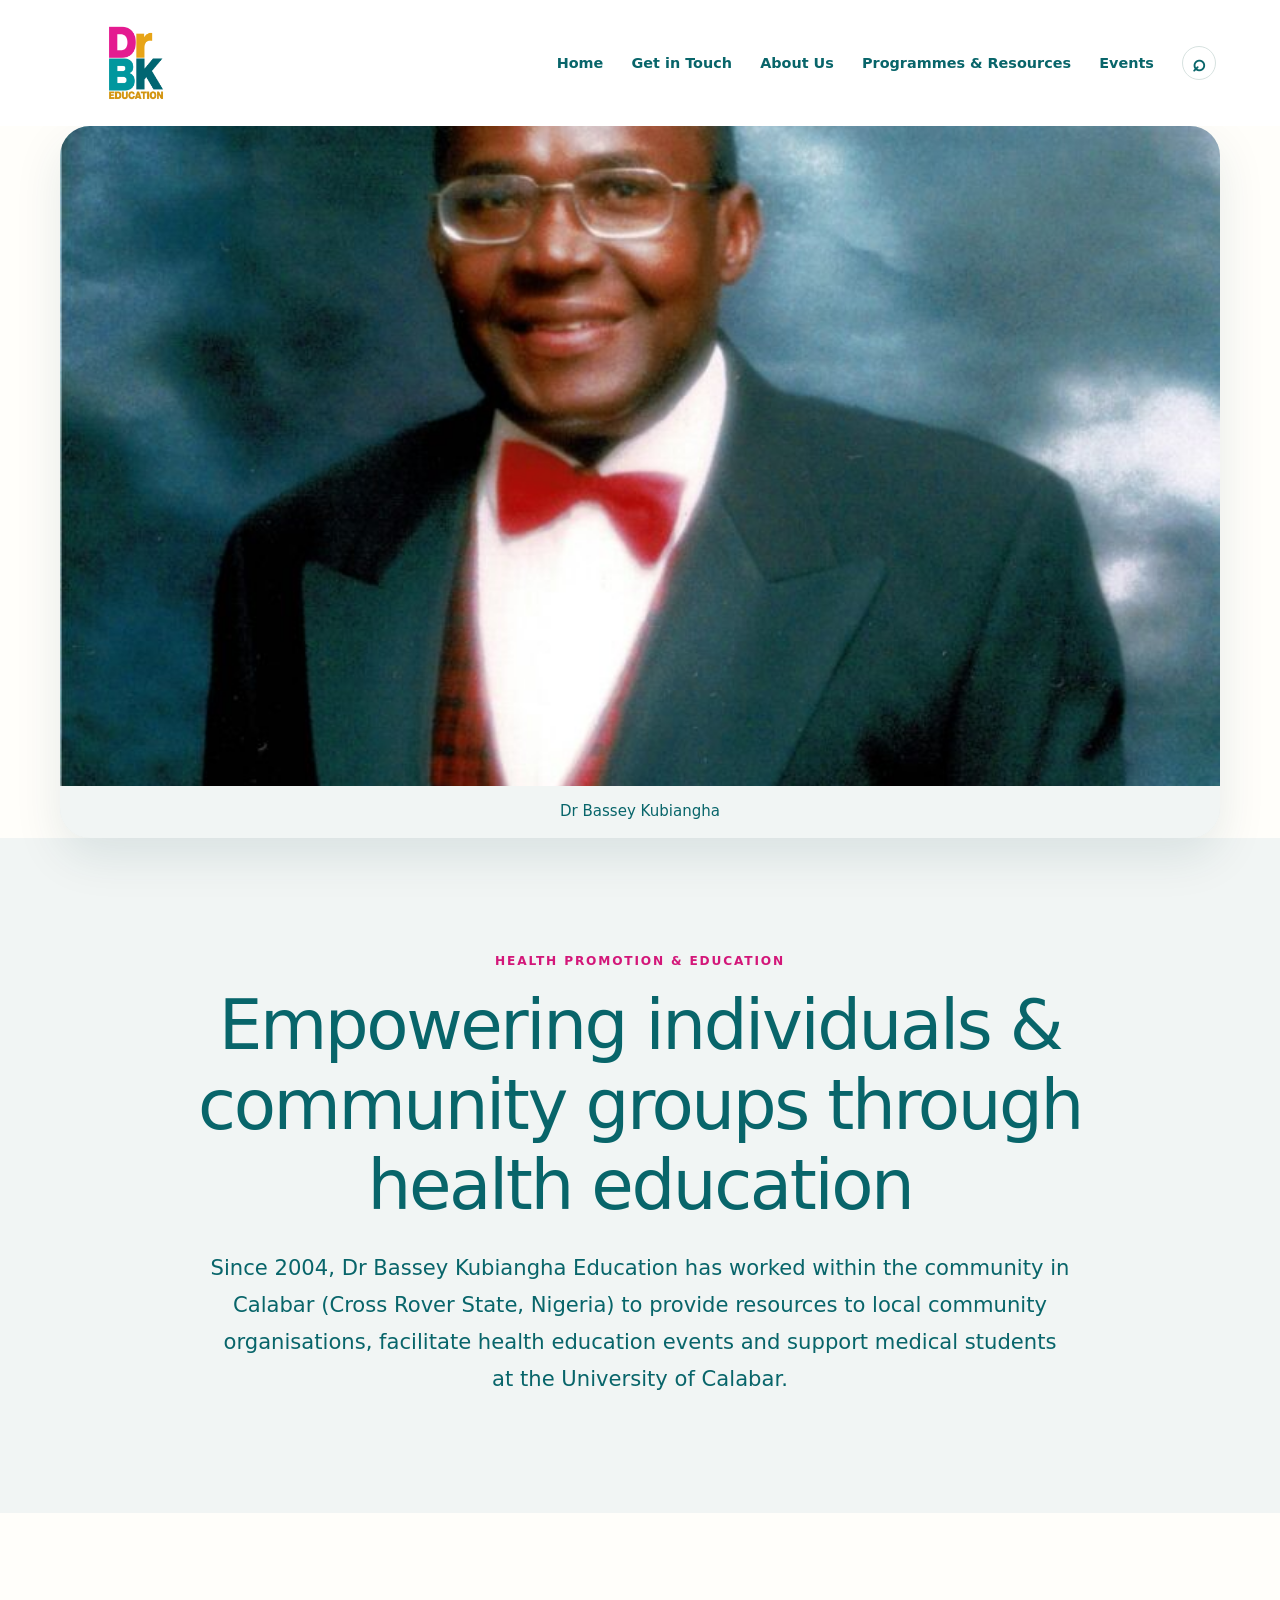
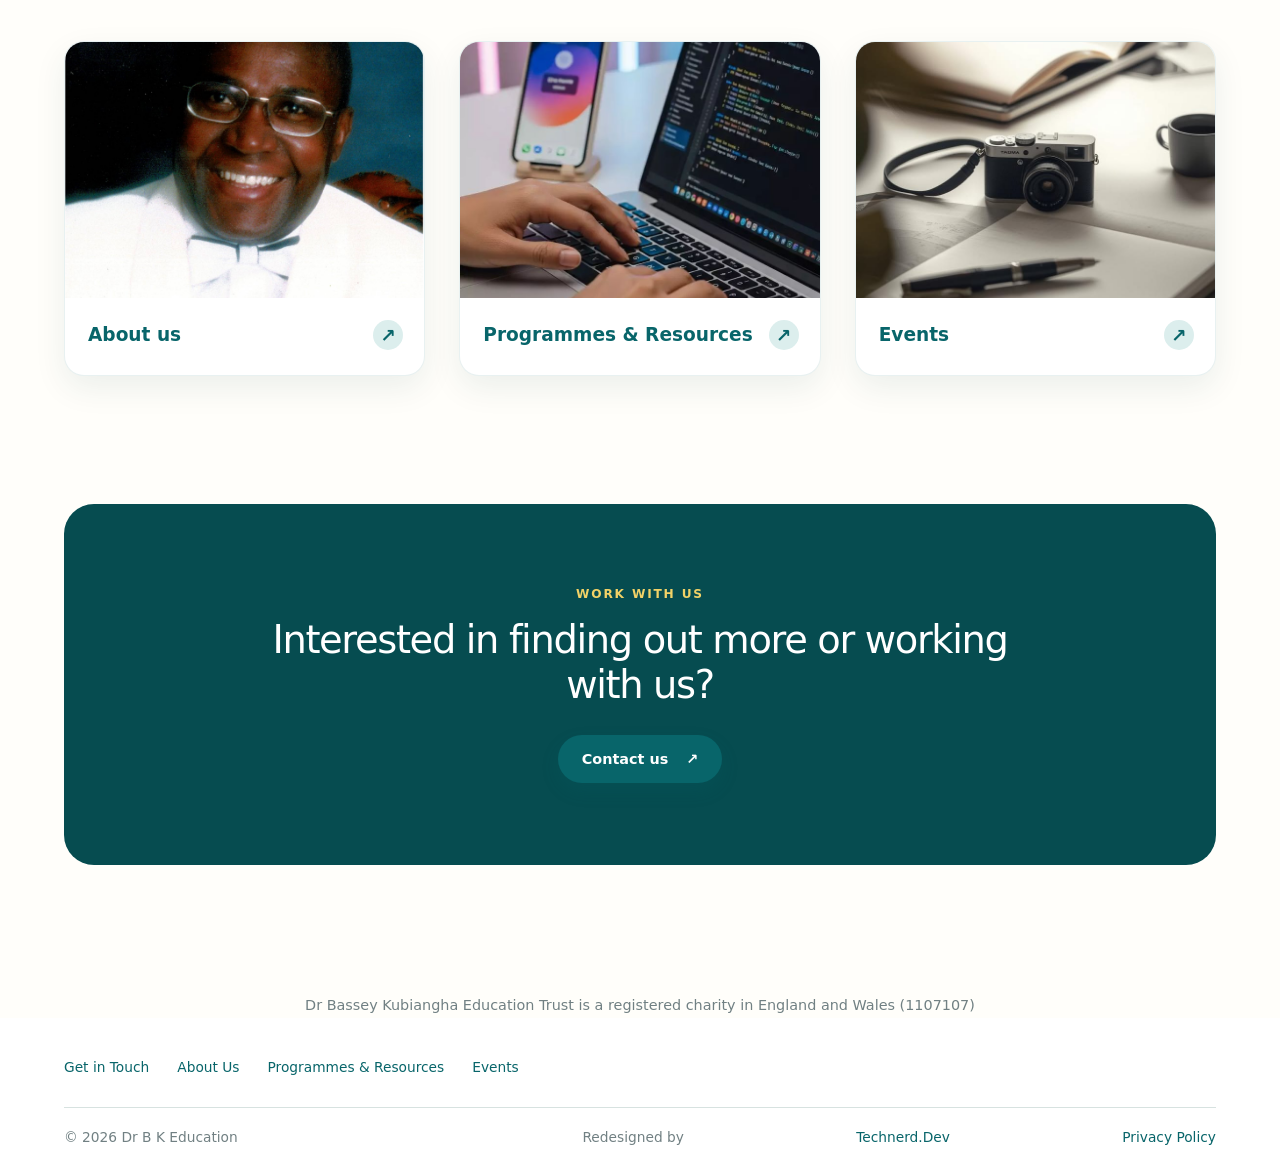
<file: index.html>
<!doctype html>
<html lang="en">
<head>
  <meta charset="utf-8">
  <meta name="viewport" content="width=device-width, initial-scale=1">
  <meta name="description" content="Dr Bassey Kubiangha Education Trust empowers individuals and community groups through health education in Calabar.">
  <meta name="theme-color" content="#0d6567">
  <title>Health promotion &amp; education | Dr B K Education</title>
  <link rel="stylesheet" href="style.css">
</head>
<body>
<a class="skip-link" href="#site-content">Skip to content</a>
<header class="site-header">
  <div class="header-inner">
    <a class="brand" href="" aria-label="Dr B K Education home"><img src="cropped-Logo-768x768.png" alt="Dr B K Education logo"></a>
    <nav class="primary-nav" aria-label="Main navigation"><a href="index.html">Home</a><a href="get-in-touch.html">Get in Touch</a> <a href="about-us.html">About Us</a> <a href="programmes-resources.html">Programmes & Resources</a> <a href="events.html">Events</a><span class="search-mark" title="Search is not available in this static version" aria-hidden="true">⌕</span></nav>
  </div>
</header>
<main id="site-content" tabindex="-1">
<section class="portrait-hero" aria-labelledby="home-title">
  <figure class="portrait-frame"><img src="BK-2-757x1024.jpg" alt="Dr Bassey Kubiangha in a dark suit and red bow tie"><figcaption>Dr Bassey Kubiangha</figcaption></figure>
</section>
<section class="intro-panel section-space">
  <p class="eyebrow">Health promotion &amp; education</p>
  <h1 id="home-title">Empowering individuals &amp; community groups through health education</h1>
  <p class="lead-copy">Since 2004, Dr Bassey Kubiangha Education has worked within the community in Calabar (Cross Rover State, Nigeria) to provide resources to local community organisations, facilitate health education events and support medical students at the University of Calabar.</p>
</section>
<section class="feature-grid section-space" aria-label="Explore Dr B K Education">
  <a class="feature-card" href="about-us.html"><img src="BK-3.jpg" alt="Portrait of Dr Bassey Kubiangha"><span>About us</span><span class="card-arrow" aria-hidden="true">↗</span></a>
  <a class="feature-card" href="programmes-resources.html"><img src="hands-on.jpg" alt="Hands working at a keyboard"><span>Programmes &amp; Resources</span><span class="card-arrow" aria-hidden="true">↗</span></a>
  <a class="feature-card" href="events.html"><img src="books.jpg" alt="Books, pencils and a camera"><span>Events</span><span class="card-arrow" aria-hidden="true">↗</span></a>
</section>
<section class="contact-banner section-space">
  <p class="eyebrow">Work with us</p><h2>Interested in finding out more or working with us?</h2>
  <a class="button button-primary" href="get-in-touch.html">Contact us <span aria-hidden="true">↗</span></a>
</section>
<p class="charity-inline">Dr Bassey Kubiangha Education Trust is a registered charity in England and Wales (1107107)</p>
</main>

<footer class="site-footer">
  
  <nav aria-label="Footer navigation"><a href="get-in-touch.html">Get in Touch</a> <a href="about-us/">About Us</a> <a href="programmes-resources/">Programmes & Resources</a> <a href="events/">Events</a></nav>
  <div class="footer-bottom"><span>© 2026 Dr B K Education</span><span class="eyebrow-line"></span>Redesigned by <a href="https://deevhyne-portfolioweb.netlify.app/">Technerd.Dev</a></span><a href="privacy/">Privacy Policy</a></div>
</footer>
</body>
</html>
</file>
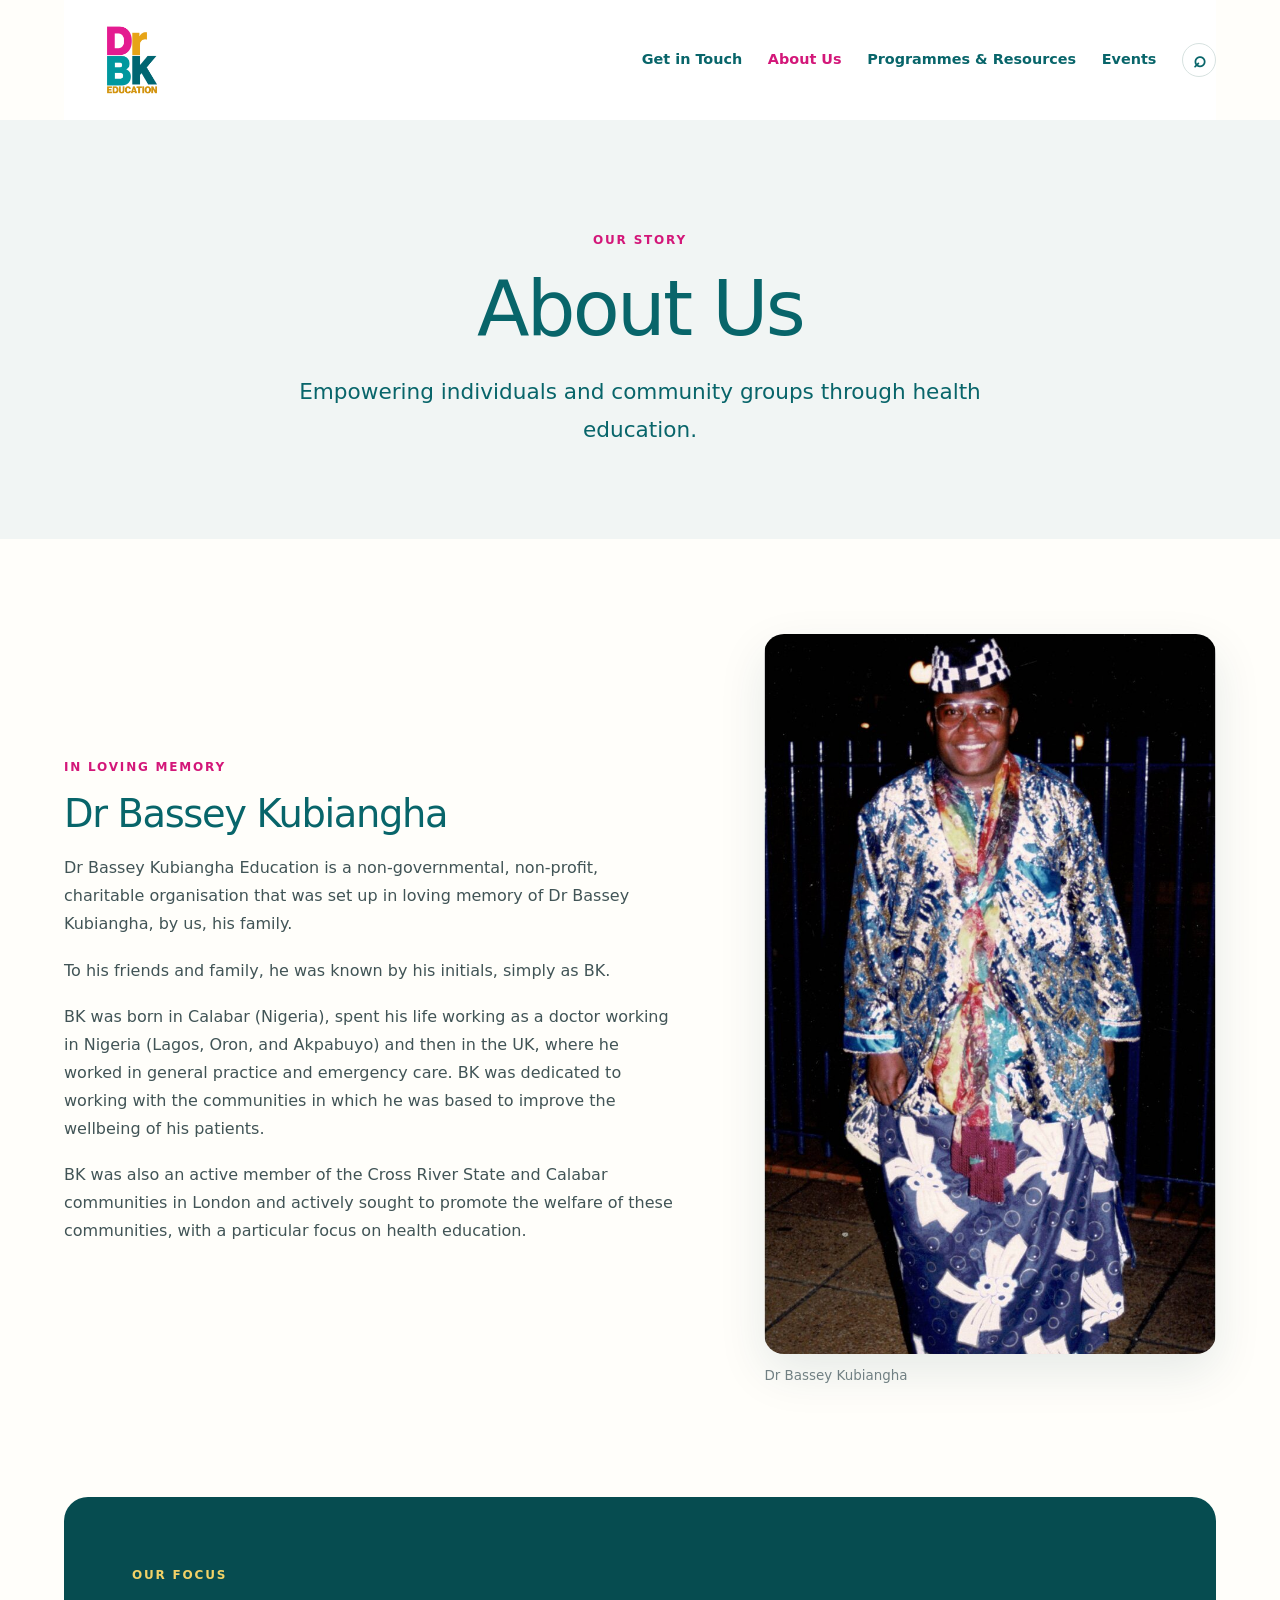
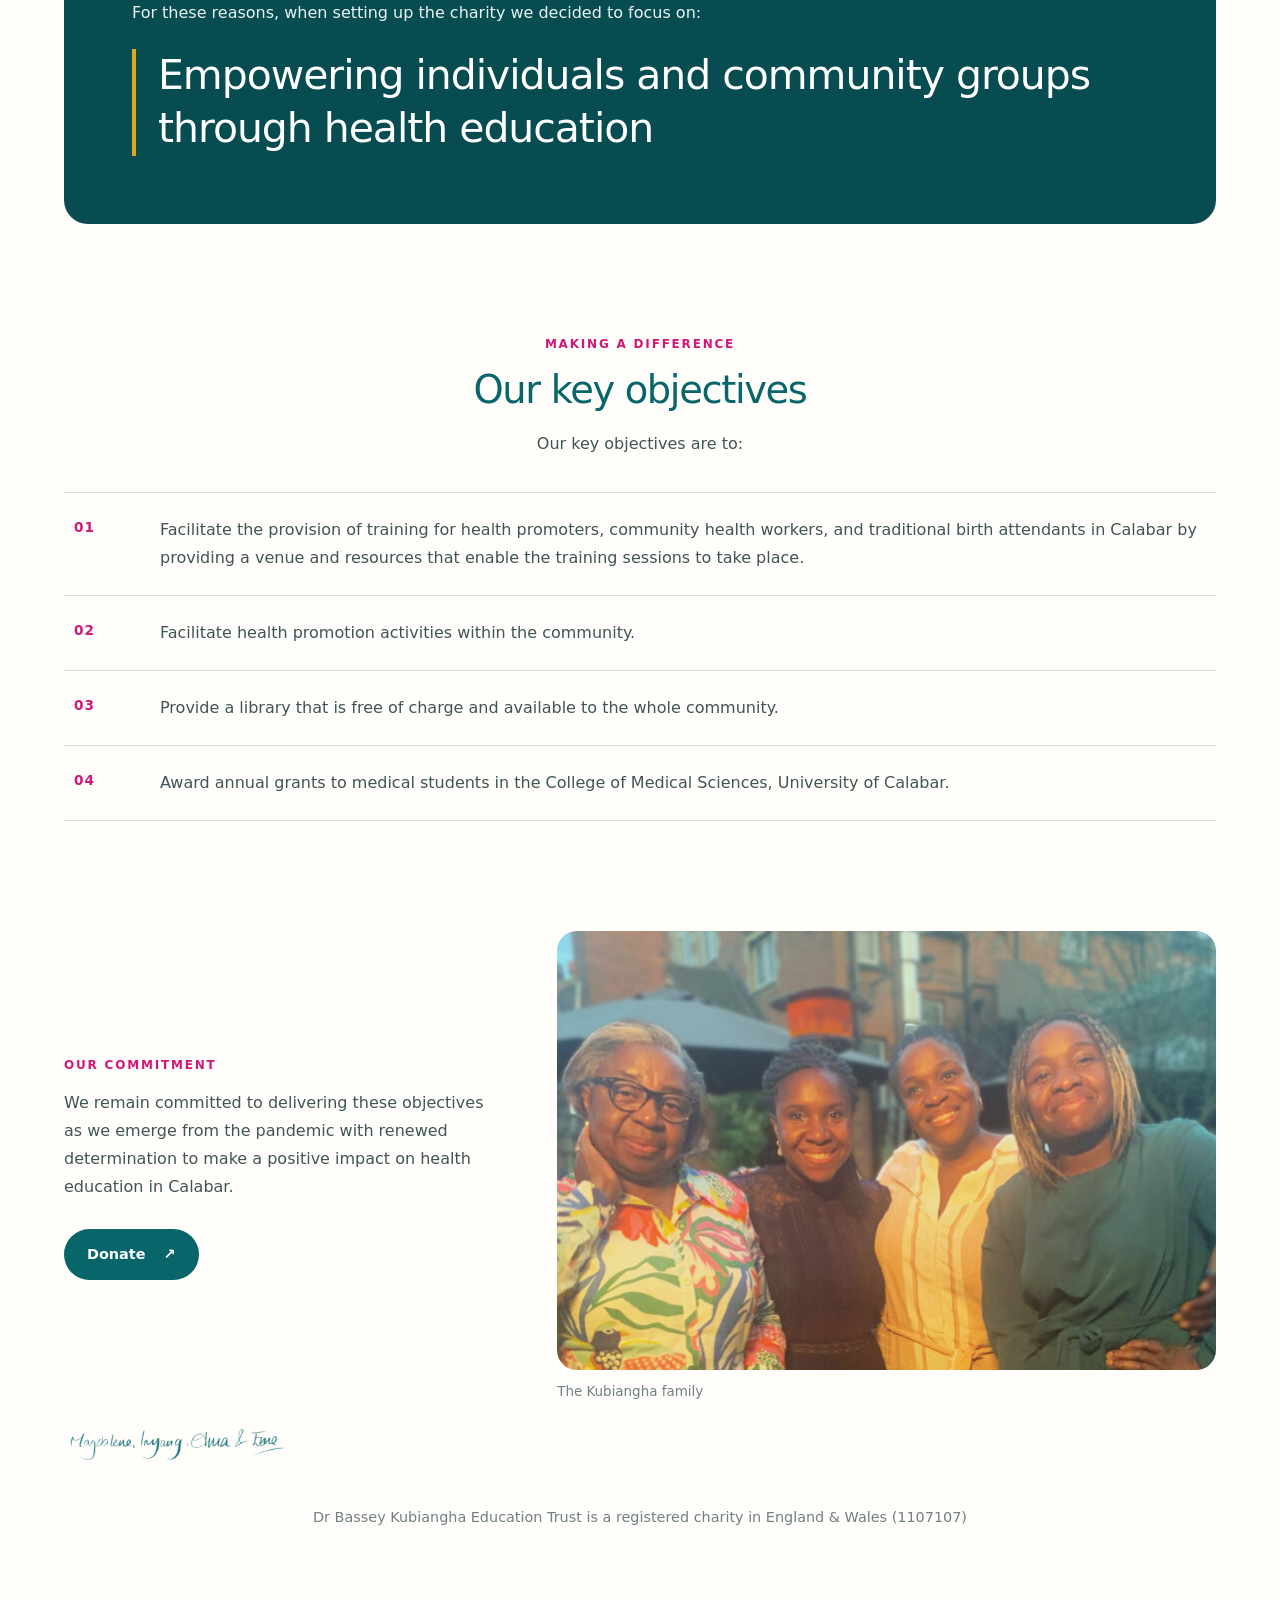
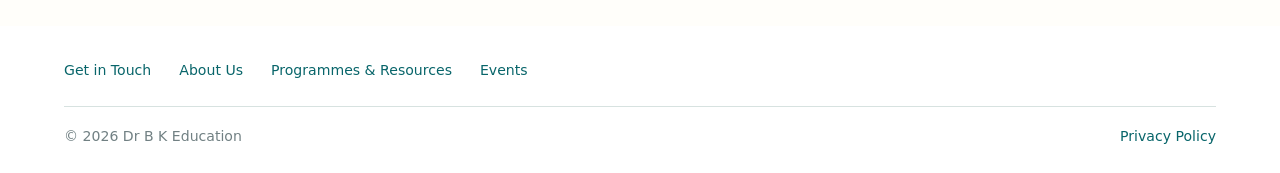
<file: about-us.html>
<!doctype html>
<html lang="en">
<head>
  <meta charset="utf-8">
  <meta name="viewport" content="width=device-width, initial-scale=1">
  <meta name="description" content="About Dr Bassey Kubiangha Education Trust and its health education work in Calabar.">
  <title>About Us | Dr B K Education</title>
  <link rel="stylesheet" href="about-us.css">
</head>
<body>
<a class="skip-link" href="#main-content">Skip to content</a>
<header class="site-header">
  <a class="brand" href="https://drbkeducation.com/" aria-label="Dr B K Education home"><img src="cropped-Logo-768x768.png" alt="Dr B K Education logo"></a>
  <nav class="primary-nav" aria-label="Main navigation">
    <a href="get-in-touch.html">Get in Touch</a>
    <a href="about-us.html" aria-current="page">About Us</a>
    <a href="programmes-resources.html">Programmes &amp; Resources</a>
    <a href="events.html">Events</a>
    <span class="search-mark" aria-hidden="true" title="Search is not available in this static page">⌕</span>
  </nav>
</header>
<main id="main-content">
  <section class="page-hero">
    <p class="eyebrow">Our story</p>
    <h1>About Us</h1>
    <p class="hero-intro">Empowering individuals and community groups through health education.</p>
  </section>

  <article class="content-wrap">
    <section class="founder-grid" aria-labelledby="founder-title">
      <div class="founder-copy">
        <p class="eyebrow">In loving memory</p>
        <h2 id="founder-title">Dr Bassey Kubiangha</h2>
        <p>Dr Bassey Kubiangha Education is a non-governmental, non-profit, charitable organisation that was set up in loving memory of Dr Bassey Kubiangha, by us, his family.</p>
        <p>To his friends and family, he was known by his initials, simply as BK.</p>
        <p>BK was born in Calabar (Nigeria), spent his life working as a doctor working in Nigeria (Lagos, Oron, and Akpabuyo) and then in the UK, where he worked in general practice and emergency care. BK was dedicated to working with the communities in which he was based to improve the wellbeing of his patients.</p>
        <p>BK was also an active member of the Cross River State and Calabar communities in London and actively sought to promote the welfare of these communities, with a particular focus on health education.</p>
      </div>
      <figure class="founder-photo">
        <img src="BK-4-768x1465.jpg" alt="Portrait of Dr Bassey Kubiangha">
        <figcaption>Dr Bassey Kubiangha</figcaption>
      </figure>
    </section>

    <section class="focus-panel">
      <p class="eyebrow">Our focus</p>
      <p>For these reasons, when setting up the charity we decided to focus on:</p>
      <blockquote>Empowering individuals and community groups through health education</blockquote>
    </section>

    <section class="objectives-section" aria-labelledby="objectives-title">
      <div class="section-heading">
        <p class="eyebrow">Making a difference</p>
        <h2 id="objectives-title">Our key objectives</h2>
        <p>Our key objectives are to:</p>
      </div>
      <ol class="objectives-list">
        <li><span>01</span><p>Facilitate the provision of training for health promoters, community health workers, and traditional birth attendants in Calabar by providing a venue and resources that enable the training sessions to take place.</p></li>
        <li><span>02</span><p>Facilitate health promotion activities within the community.</p></li>
        <li><span>03</span><p>Provide a library that is free of charge and available to the whole community.</p></li>
        <li><span>04</span><p>Award annual grants to medical students in the College of Medical Sciences, University of Calabar.</p></li>
      </ol>
    </section>

    <section class="commitment-grid">
      <div>
        <p class="eyebrow">Our commitment</p>
        <p>We remain committed to delivering these objectives as we emerge from the pandemic with renewed determination to make a positive impact on health education in Calabar.</p>
        <a class="button" href="https://drbkeducation.com/donate/">Donate <span aria-hidden="true">↗</span></a>
      </div>
      <figure>
        <img src="The-Girls-copy-768x440.jpg" alt="The Kubiangha family">
        <figcaption>The Kubiangha family</figcaption>
      </figure>
    </section>

    <img class="signature" src="signatures-600x86.png" alt="Signature graphic shown on the original About Us page">
    <p class="charity-note">Dr Bassey Kubiangha Education Trust is a registered charity in England &amp; Wales (1107107)</p>
  </article>
</main>
<footer class="site-footer">
  <nav aria-label="Footer navigation">
    <a href="get-in-touch.html">Get in Touch</a>
    <a href="about-us.html">About Us</a>
    <a href="programmes-resources.html">Programmes &amp; Resources</a>
    <a href="events.html">Events</a>
  </nav>
  <div class="footer-bottom"><span>© 2026 Dr B K Education</span><a href="https://drbkeducation.com/privacy/">Privacy Policy</a></div>
</footer>
</body>
</html>
</file>
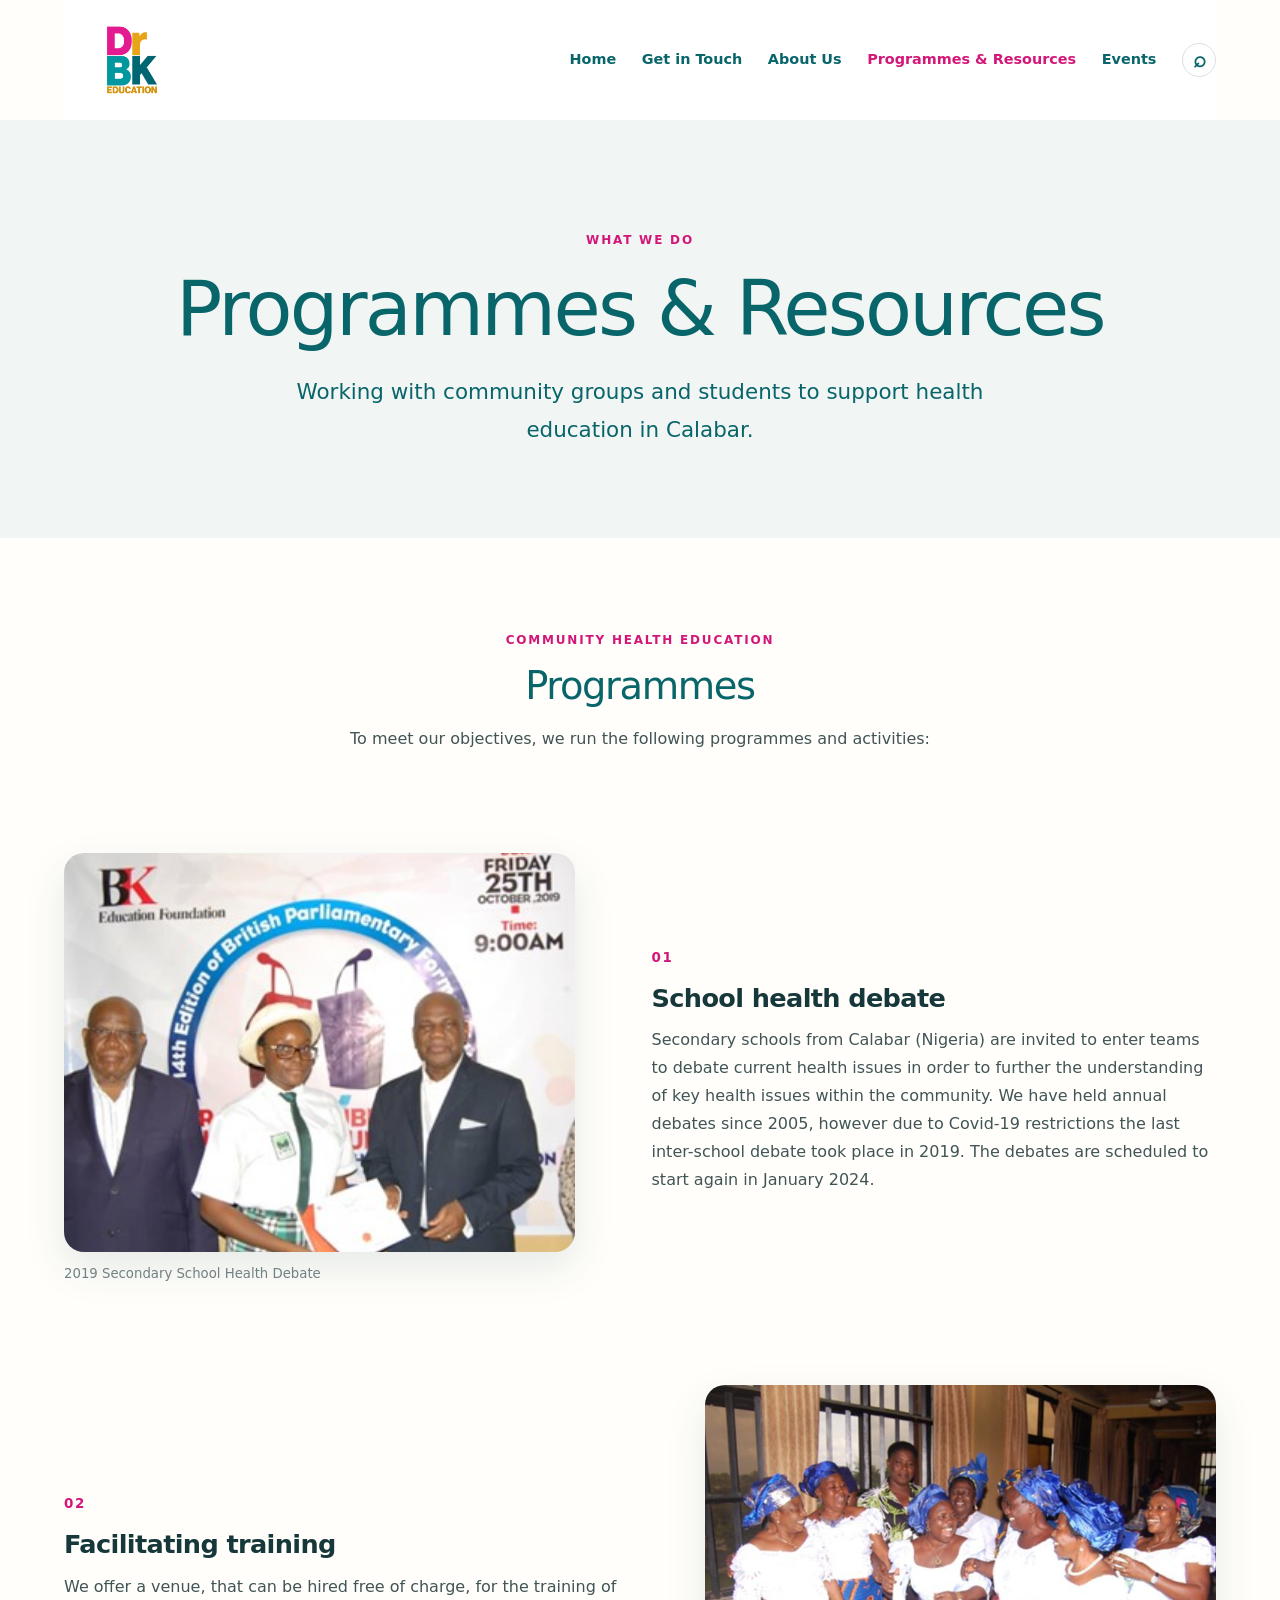
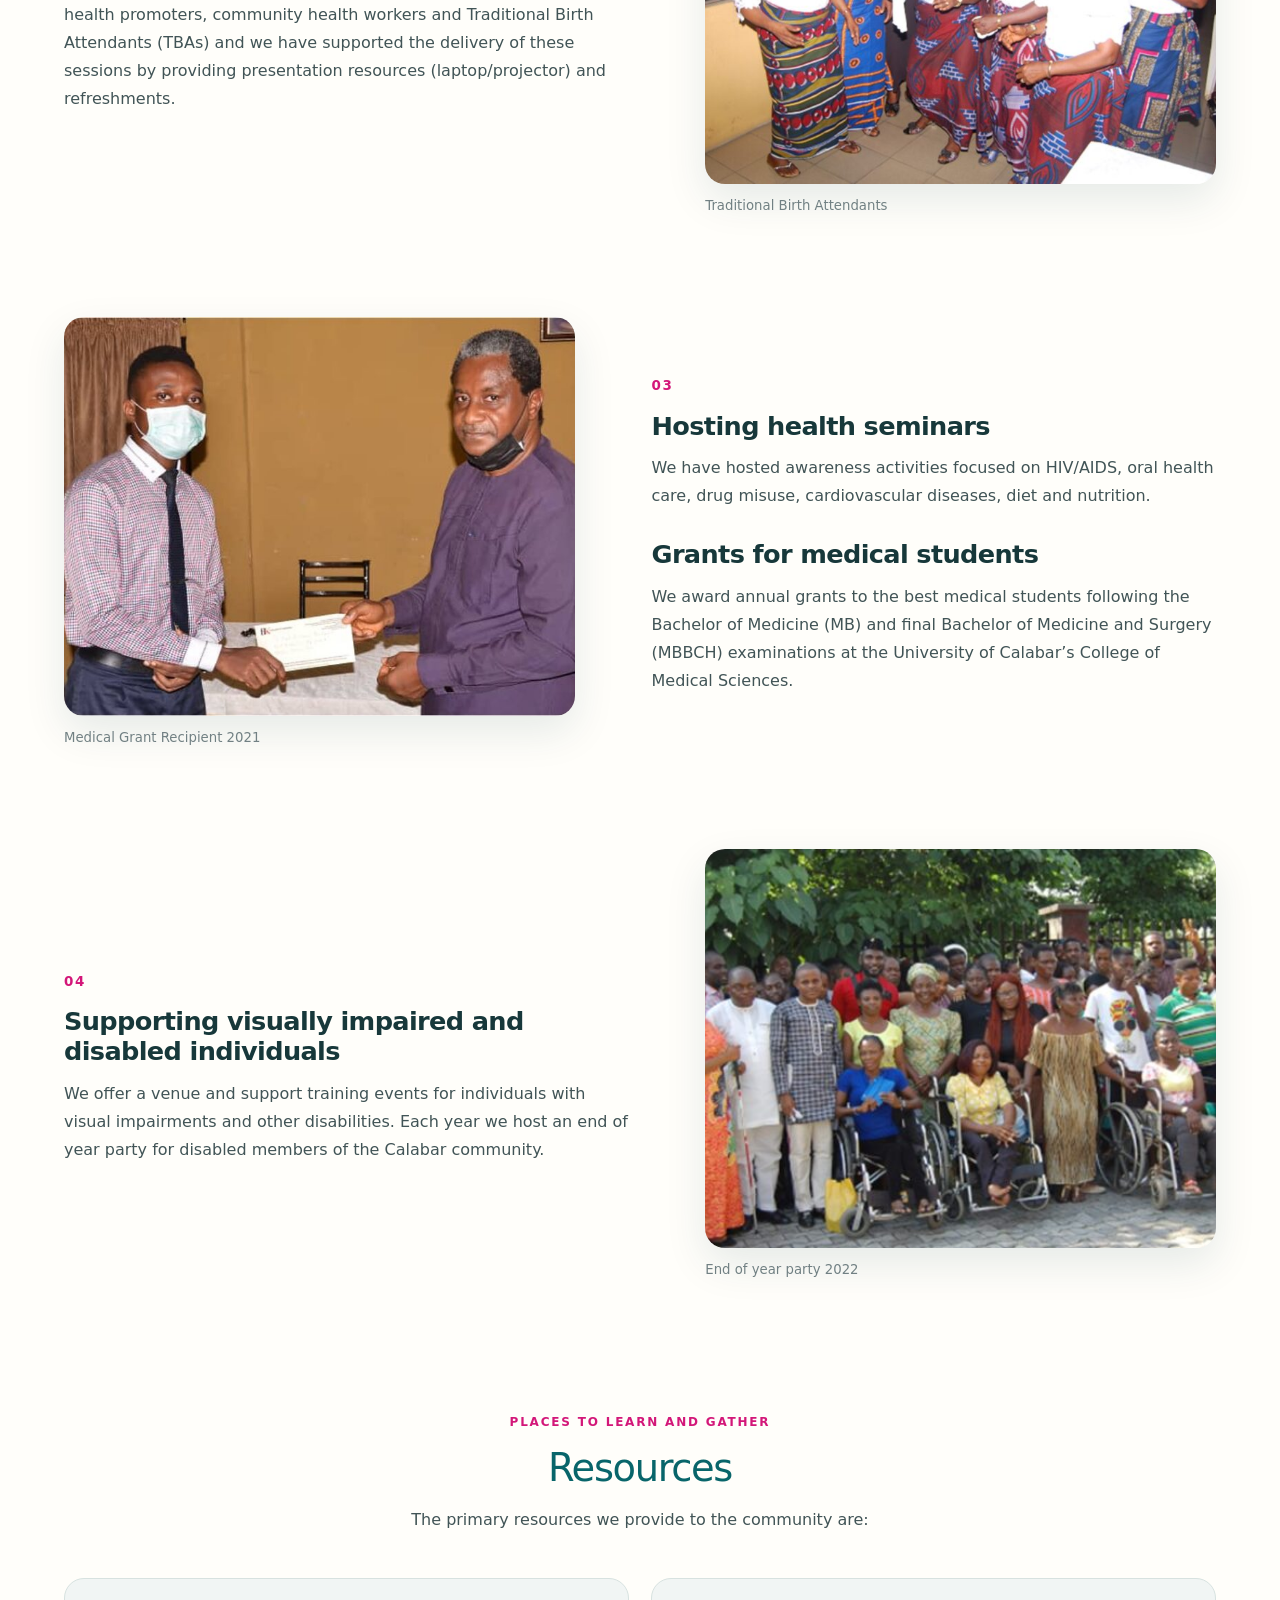
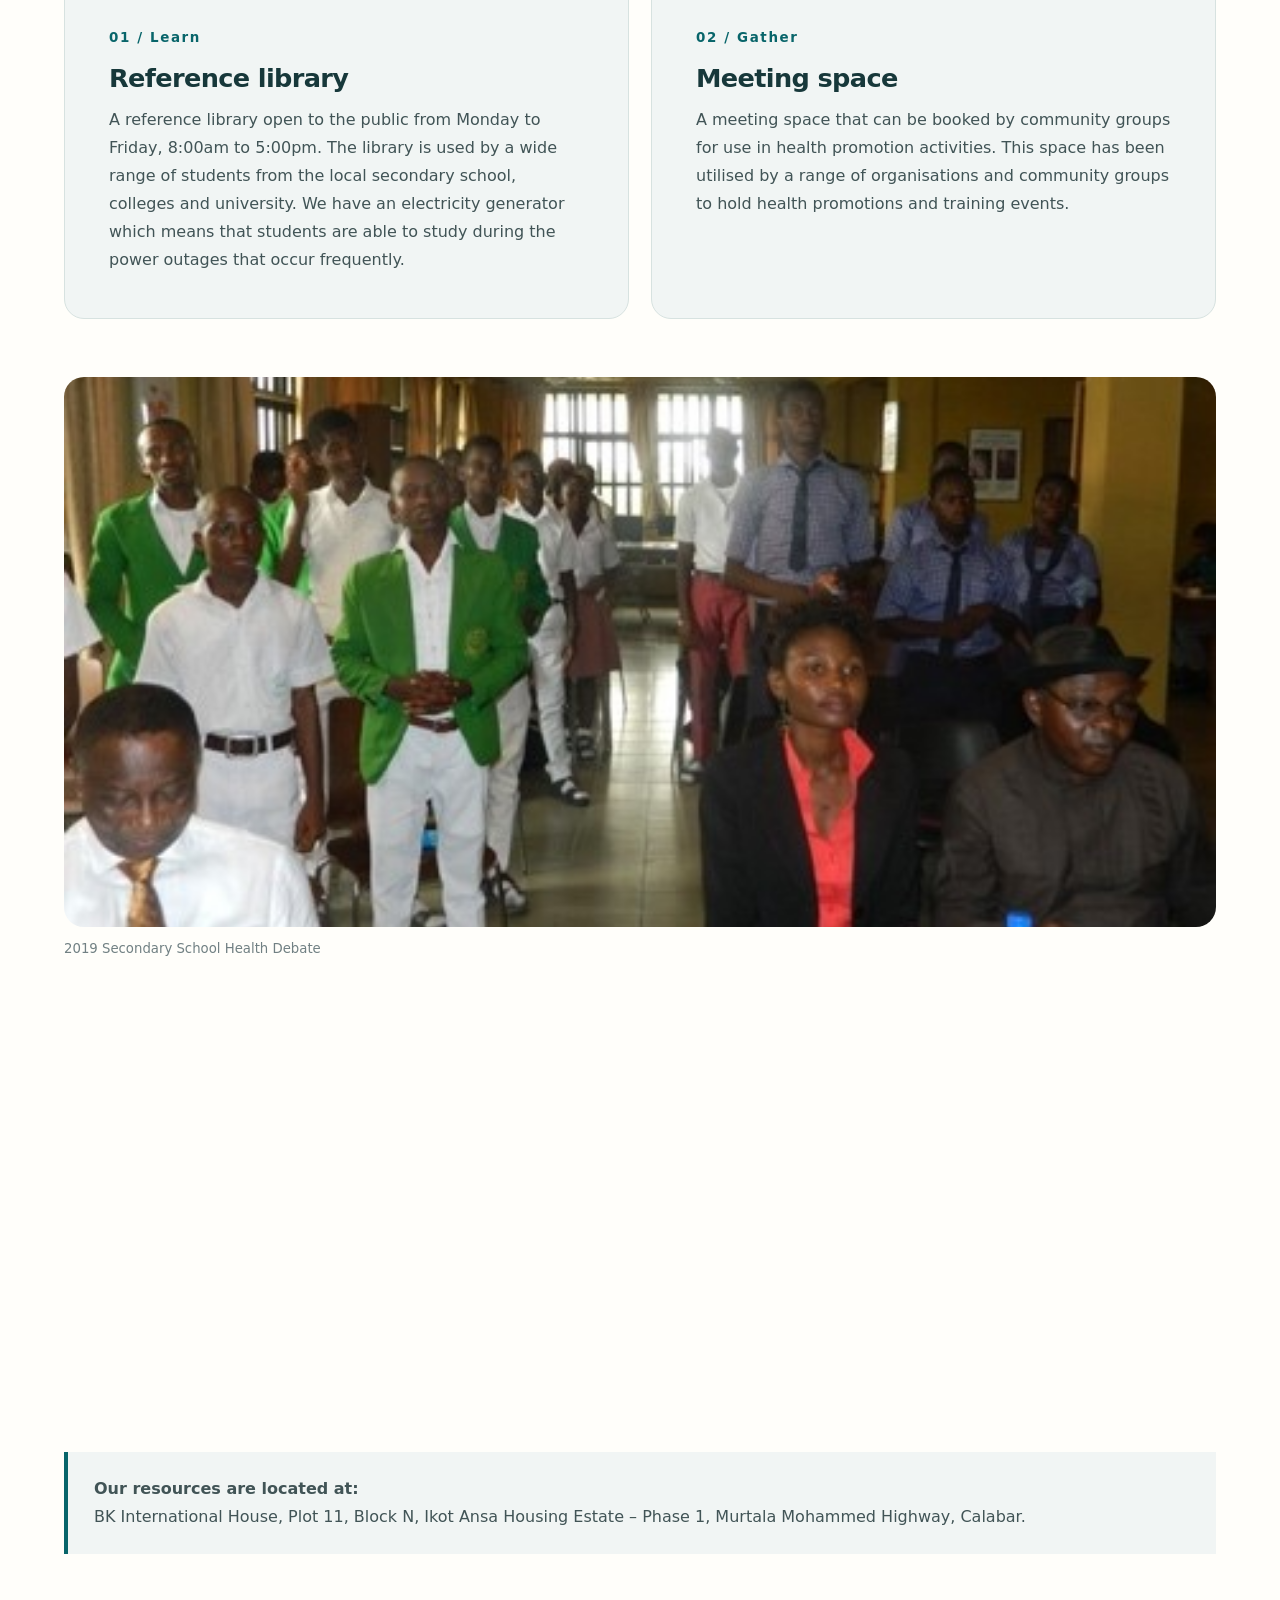
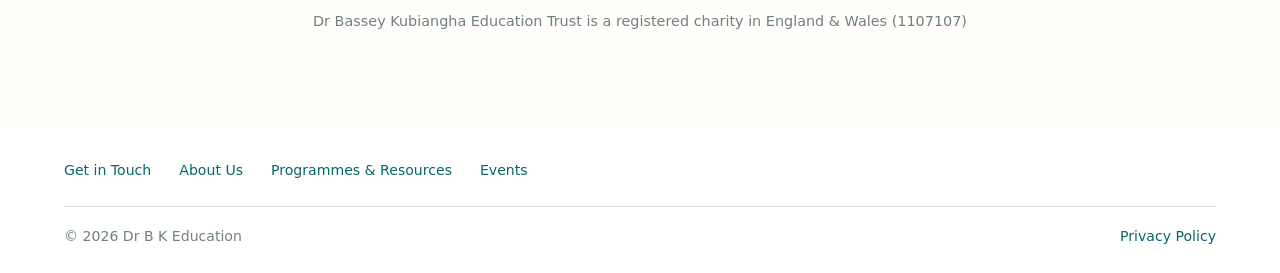
<file: programmes-resources.html>
<!doctype html>
<html lang="en">
<head>
  <meta charset="utf-8">
  <meta name="viewport" content="width=device-width, initial-scale=1">
  <meta name="description" content="Health debates, training, seminars, grants, the community library and meeting space supported by Dr B K Education.">
  <title>Programmes &amp; Resources | Dr B K Education</title>
  <link rel="stylesheet" href="programmes-resources.css">
</head>
<body>
<a class="skip-link" href="#main-content">Skip to content</a>
<header class="site-header">
  <a class="brand" href="https://drbkeducation.com/" aria-label="Dr B K Education home"><img src="cropped-Logo-768x768.png" alt="Dr B K Education logo"></a>
  <nav class="primary-nav" aria-label="Main navigation">
    <a href="index.html">Home</a>
    <a href="get-in-touch.html">Get in Touch</a>
    <a href="about-us.html">About Us</a>
    <a href="programmes-resources.html" aria-current="page">Programmes &amp; Resources</a>
    <a href="events.html">Events</a>
    <span class="search-mark" aria-hidden="true" title="Search is not available in this static page">⌕</span>
  </nav>
</header>
<main id="main-content">
  <section class="page-hero">
    <p class="eyebrow">What we do</p>
    <h1>Programmes &amp; Resources</h1>
    <p class="hero-intro">Working with community groups and students to support health education in Calabar.</p>
  </section>

  <article class="content-wrap">
    <header class="section-heading">
      <p class="eyebrow">Community health education</p>
      <h2>Programmes</h2>
      <p>To meet our objectives, we run the following programmes and activities:</p>
    </header>

    <section class="programme-row" aria-labelledby="debate-title">
      <figure class="programme-image"><img src="Picture2.jpg" alt="Students participating in a secondary school health debate"><figcaption>2019 Secondary School Health Debate</figcaption></figure>
      <div class="programme-copy"><span class="number">01</span><h3 id="debate-title">School health debate</h3><p>Secondary schools from Calabar (Nigeria) are invited to enter teams to debate current health issues in order to further the understanding of key health issues within the community. We have held annual debates since 2005, however due to Covid-19 restrictions the last inter-school debate took place in 2019. The debates are scheduled to start again in January 2024.</p></div>
    </section>

    <section class="programme-row reverse" aria-labelledby="training-title">
      <figure class="programme-image"><img src="Picture3-768x549.jpg" alt="Traditional Birth Attendants"><figcaption>Traditional Birth Attendants</figcaption></figure>
      <div class="programme-copy"><span class="number">02</span><h3 id="training-title">Facilitating training</h3><p>We offer a venue, that can be hired free of charge, for the training of health promoters, community health workers and Traditional Birth Attendants (TBAs) and we have supported the delivery of these sessions by providing presentation resources (laptop/projector) and refreshments.</p></div>
    </section>

    <section class="programme-row" aria-labelledby="seminars-title">
      <figure class="programme-image"><img src="2021-Medical-Grant-768x581.jpg" alt="Medical grant recipient"><figcaption>Medical Grant Recipient 2021</figcaption></figure>
      <div class="programme-copy"><span class="number">03</span><h3 id="seminars-title">Hosting health seminars</h3><p>We have hosted awareness activities focused on HIV/AIDS, oral health care, drug misuse, cardiovascular diseases, diet and nutrition.</p><h3 class="secondary-heading">Grants for medical students</h3><p>We award annual grants to the best medical students following the Bachelor of Medicine (MB) and final Bachelor of Medicine and Surgery (MBBCH) examinations at the University of Calabar’s College of Medical Sciences.</p></div>
    </section>

    <section class="programme-row reverse" aria-labelledby="support-title">
      <figure class="programme-image"><img src="Picture4-768x369.jpg" alt="Community members at an end of year party"><figcaption>End of year party 2022</figcaption></figure>
      <div class="programme-copy"><span class="number">04</span><h3 id="support-title">Supporting visually impaired and disabled individuals</h3><p>We offer a venue and support training events for individuals with visual impairments and other disabilities. Each year we host an end of year party for disabled members of the Calabar community.</p></div>
    </section>

    <section class="resources-section" aria-labelledby="resources-title">
      <div class="section-heading">
        <p class="eyebrow">Places to learn and gather</p>
        <h2 id="resources-title">Resources</h2>
        <p>The primary resources we provide to the community are:</p>
      </div>
      <div class="resource-grid">
        <article class="resource-card"><span class="number">01 / Learn</span><h3>Reference library</h3><p>A reference library open to the public from Monday to Friday, 8:00am to 5:00pm. The library is used by a wide range of students from the local secondary school, colleges and university. We have an electricity generator which means that students are able to study during the power outages that occur frequently.</p></article>
        <article class="resource-card"><span class="number">02 / Gather</span><h3>Meeting space</h3><p>A meeting space that can be booked by community groups for use in health promotion activities. This space has been utilised by a range of organisations and community groups to hold health promotions and training events.</p></article>
      </div>
      <figure class="closing-image"><img src="Picture5.jpg" alt="Participants at a secondary school health debate"><figcaption>2019 Secondary School Health Debate</figcaption></figure>
      <iframe src="https://www.google.com/maps/embed?pb=!1m18!1m12!1m3!1d3967.6239535773634!2d8.331126609784603!3d5.021469653981036!2m3!1f0!2f0!3f0!3m2!1i1024!2i768!4f13.1!3m3!1m2!1s0x105d7d55cbe20c9f%3A0xce4a43cd81b5aa22!2sSPC%20JUNCTION!5e0!3m2!1sen!2sng!4v1790491668790!5m2!1sen!2sng" width="600" height="450" style="border:0;" allowfullscreen="" loading="lazy" referrerpolicy="strict-origin-when-cross-origin"></iframe>
      <address><strong>Our resources are located at:</strong><br>BK International House, Plot 11, Block N, Ikot Ansa Housing Estate – Phase 1, Murtala Mohammed Highway, Calabar.</address>
    </section>
    <p class="charity-note">Dr Bassey Kubiangha Education Trust is a registered charity in England &amp; Wales (1107107)</p>
  </article>
</main>
<footer class="site-footer">
  <nav aria-label="Footer navigation">
    <a href="https://drbkeducation.com/get-in-touch/">Get in Touch</a>
    <a href="about-us.html">About Us</a>
    <a href="programmes-resources.html">Programmes &amp; Resources</a>
    <a href="events.html">Events</a>
  </nav>
  <div class="footer-bottom"><span>© 2026 Dr B K Education</span><a href="https://drbkeducation.com/privacy/">Privacy Policy</a></div>
</footer>
</body>
</html>
</file>
<file: style.css>
/* =========================================================
   DR B K EDUCATION — STATIC RESPONSIVE STYLE SHEET
   HTML5 + CSS3 only. Edit the variables below to change the
   shared brand colours and spacing across every page.
   ========================================================= */

/* 1. Reset and global variables */
:root {
  --brand-teal: #08656a;
  --brand-teal-deep: #064c50;
  --brand-teal-soft: #dceeed;
  --brand-magenta: #d31779;
  --brand-gold: #dfa719;
  --ink: #17383a;
  --body-text: #415456;
  --muted: #718083;
  --paper: #fffefa;
  --white: #ffffff;
  --mist: #f1f5f4;
  --mist-blue: #e7efee;
  --line: #d7e2e0;
  --shadow-soft: 0 18px 48px rgba(12, 63, 65, .10);
  --shadow-card: 0 12px 32px rgba(12, 63, 65, .08);
  --radius-small: 10px;
  --radius-card: 20px;
  --radius-large: 30px;
  --content-width: 1160px;
  --reading-width: 790px;
  --page-gutter: clamp(20px, 5vw, 74px);
  --ease-out: cubic-bezier(.23, 1, .32, 1);
}

*,
*::before,
*::after {
  box-sizing: border-box;
}

html {
  scroll-behavior: smooth;
  scroll-padding-top: 24px;
}

body {
  margin: 0;
  min-width: 320px;
  color: var(--body-text);
  background: var(--paper);
  font-family: "Aptos", "Segoe UI", system-ui, -apple-system, BlinkMacSystemFont, sans-serif;
  font-size: 16px;
  line-height: 1.72;
  -webkit-font-smoothing: antialiased;
  text-rendering: optimizeLegibility;
}

img {
  display: block;
  max-width: 100%;
}

figure {
  margin: 0;
}

button,
input,
textarea {
  font: inherit;
}

a {
  color: inherit;
}

/* 2. Typography */
h1,
h2,
h3,
p {
  margin-top: 0;
}

h1,
h2,
h3 {
  color: var(--brand-teal);
  font-weight: 450;
  line-height: 1.16;
  letter-spacing: -.035em;
}

h1 {
  margin-bottom: 24px;
  font-size: clamp(2.35rem, 5.4vw, 5.15rem);
}

h2 {
  margin-bottom: 18px;
  font-size: clamp(1.75rem, 3vw, 3rem);
}

h3 {
  margin-bottom: 12px;
  color: var(--ink);
  font-size: clamp(1.22rem, 2vw, 1.75rem);
  font-weight: 600;
  letter-spacing: -.025em;
}

p:last-child,
ul:last-child,
ol:last-child {
  margin-bottom: 0;
}

.eyebrow {
  margin-bottom: 15px;
  color: var(--brand-magenta);
  font-size: .76rem;
  font-weight: 750;
  letter-spacing: .15em;
  line-height: 1.4;
  text-transform: uppercase;
}

.eyebrow-light {
  color: #f5d96e;
}

.lead-copy,
.page-lead {
  color: var(--brand-teal);
  font-size: clamp(1.08rem, 1.65vw, 1.4rem);
  line-height: 1.75;
}

/* 3. Shared header and primary navigation */
.skip-link {
  position: fixed;
  z-index: 20;
  top: 10px;
  left: 10px;
  padding: 10px 14px;
  transform: translateY(-150%);
  border-radius: var(--radius-small);
  color: var(--white);
  background: var(--brand-teal-deep);
  font-weight: 700;
}

.skip-link:focus {
  transform: translateY(0);
}

.site-header {
  position: relative;
  z-index: 2;
  background: var(--white);
}

.header-inner {
  width: min(var(--content-width), calc(100% - (2 * var(--page-gutter))));
  min-height: 126px;
  margin: 0 auto;
  display: flex;
  align-items: center;
  justify-content: space-between;
  gap: 36px;
}

.brand {
  flex: 0 0 auto;
  display: inline-flex;
  align-items: center;
  border-radius: 7px;
}

.brand img {
  width: 144px;
  max-height: 108px;
  object-fit: contain;
}

.primary-nav {
  display: flex;
  align-items: center;
  justify-content: flex-end;
  flex-wrap: wrap;
  gap: 13px clamp(16px, 2.2vw, 34px);
  color: var(--brand-teal);
  font-size: .9rem;
  font-weight: 650;
}

.primary-nav a,
.site-footer nav a,
.footer-bottom a {
  position: relative;
  text-decoration: none;
  text-underline-offset: 5px;
  transition: color 180ms var(--ease-out);
}

.primary-nav a::after {
  position: absolute;
  right: 0;
  bottom: -7px;
  left: 0;
  height: 2px;
  transform: scaleX(0);
  transform-origin: left center;
  background: var(--brand-gold);
  content: "";
  transition: transform 180ms var(--ease-out);
}

.primary-nav a:hover,
.primary-nav a:focus-visible,
.primary-nav a[aria-current="page"],
.site-footer nav a:hover,
.footer-bottom a:hover {
  color: var(--brand-magenta);
}

.primary-nav a:hover::after,
.primary-nav a:focus-visible::after,
.primary-nav a[aria-current="page"]::after {
  transform: scaleX(1);
}

.search-mark {
  display: inline-grid;
  width: 34px;
  height: 34px;
  place-items: center;
  border: 1px solid var(--line);
  border-radius: 50%;
  color: var(--brand-teal);
  font-size: 1.45rem;
  line-height: 1;
}

/* 4. Shared buttons and visible nonfunctional controls */
.button {
  min-height: 48px;
  display: inline-flex;
  align-items: center;
  justify-content: center;
  gap: 18px;
  padding: 12px 23px;
  border: 1px solid transparent;
  border-radius: 999px;
  text-decoration: none;
  font-size: .9rem;
  font-weight: 750;
  line-height: 1.25;
  transition: color 160ms var(--ease-out), background-color 160ms var(--ease-out), border-color 160ms var(--ease-out), box-shadow 160ms var(--ease-out), transform 160ms var(--ease-out);
}

.button:hover {
  transform: translateY(-2px);
}

.button:active {
  transform: scale(.98);
}

.button-primary {
  color: var(--white);
  background: var(--brand-teal);
  box-shadow: 0 8px 18px rgba(8, 101, 106, .15);
}

.button-primary:hover,
.button-primary:focus-visible {
  background: var(--brand-teal-deep);
  box-shadow: 0 12px 25px rgba(8, 101, 106, .22);
}

.button-gold {
  color: #243638;
  background: var(--brand-gold);
}

.button-gold:hover,
.button-gold:focus-visible {
  background: #f0c13e;
}

.button-outline {
  border-color: var(--brand-teal);
  color: var(--brand-teal);
  background: transparent;
}

.button-outline:hover,
.button-outline:focus-visible {
  color: var(--white);
  background: var(--brand-teal);
}

button:disabled,
input:disabled,
textarea:disabled {
  cursor: not-allowed;
}

fieldset:disabled .button,
fieldset:disabled input,
fieldset:disabled textarea {
  opacity: .62;
}

/* 5. Main homepage and hero imagery */
.portrait-hero {
  width: min(var(--content-width), calc(100% - 28px));
  margin: 0 auto;
}

.portrait-frame {
  position: relative;
  overflow: hidden;
  border-radius: var(--radius-large);
  background: var(--mist-blue);
  box-shadow: var(--shadow-soft);
}

.portrait-frame img {
  width: 100%;
  height: clamp(360px, 54vw, 660px);
  object-fit: cover;
  object-position: 50% 27%;
}

.portrait-frame figcaption {
  padding: 13px 18px;
  color: var(--brand-teal);
  background: var(--mist);
  text-align: center;
  font-size: .94rem;
}

.intro-panel {
  padding: clamp(62px, 9vw, 122px) var(--page-gutter);
  background: var(--mist);
  text-align: center;
}

.intro-panel h1,
.intro-panel h2 {
  max-width: 970px;
  margin-right: auto;
  margin-left: auto;
}

.intro-panel .lead-copy {
  max-width: 860px;
  margin-right: auto;
  margin-left: auto;
}

.section-space {
  margin-bottom: clamp(70px, 10vw, 132px);
}

.feature-grid {
  width: min(var(--content-width), calc(100% - (2 * var(--page-gutter))));
  margin-right: auto;
  margin-left: auto;
  display: grid;
  grid-template-columns: repeat(3, minmax(0, 1fr));
  gap: clamp(16px, 3vw, 34px);
}

.feature-card {
  position: relative;
  overflow: hidden;
  min-height: 100%;
  padding-bottom: 24px;
  border: 1px solid rgba(8, 101, 106, .09);
  border-radius: var(--radius-card);
  color: var(--brand-teal);
  background: var(--white);
  box-shadow: var(--shadow-card);
  text-decoration: none;
  font-size: 1.16rem;
  font-weight: 720;
  transition: transform 200ms var(--ease-out), box-shadow 200ms var(--ease-out);
}

.feature-card img {
  width: 100%;
  aspect-ratio: 1.4 / 1;
  object-fit: cover;
  transition: transform 240ms var(--ease-out);
}

.feature-card > span:not(.card-arrow) {
  display: inline-block;
  padding: 21px 46px 0 23px;
}

.card-arrow {
  position: absolute;
  right: 21px;
  bottom: 25px;
  width: 30px;
  height: 30px;
  display: grid;
  place-items: center;
  border-radius: 50%;
  color: var(--brand-teal);
  background: var(--brand-teal-soft);
}

.feature-card:hover,
.feature-card:focus-visible {
  transform: translateY(-5px);
  box-shadow: 0 20px 42px rgba(12, 63, 65, .15);
}

.feature-card:hover img,
.feature-card:focus-visible img {
  transform: scale(1.035);
}

.contact-banner {
  width: min(var(--content-width), calc(100% - (2 * var(--page-gutter))));
  margin-right: auto;
  margin-left: auto;
  padding: clamp(36px, 7vw, 82px);
  border-radius: var(--radius-large);
  background: var(--brand-teal-deep);
  text-align: center;
}

.contact-banner h2 {
  max-width: 770px;
  margin: 0 auto 28px;
  color: var(--white);
}

.contact-banner .eyebrow {
  color: #f2d267;
}

.charity-inline,
.charity-note {
  width: min(var(--content-width), calc(100% - (2 * var(--page-gutter))));
  margin: 0 auto 60px;
  color: var(--muted);
  font-size: .9rem;
  text-align: center;
}

/* 6. Alternate-home foliage hero */
.secondary-hero {
  min-height: clamp(390px, 57vw, 665px);
  display: flex;
  align-items: flex-end;
  padding: clamp(32px, 7vw, 90px) var(--page-gutter);
  background: linear-gradient(90deg, rgba(5, 49, 47, .72), rgba(5, 49, 47, .06) 84%), url("assets/foliage-banner.jpg") center 44% / cover no-repeat;
}

.secondary-hero-copy {
  width: min(var(--content-width), 100%);
  margin: 0 auto;
}

.secondary-hero h1 {
  max-width: 740px;
  color: var(--white);
  text-shadow: 0 3px 20px rgba(0, 0, 0, .22);
}

/* 7. Page title and text layouts */
.page-hero {
  padding: clamp(68px, 10vw, 120px) var(--page-gutter) clamp(54px, 8vw, 86px);
  background: var(--mist);
  text-align: center;
}

.page-hero h1 {
  max-width: 1000px;
  margin-right: auto;
  margin-left: auto;
}

.page-lead {
  max-width: 760px;
  margin: 0 auto;
}

.compact-hero {
  padding-top: clamp(45px, 7vw, 76px);
  padding-bottom: clamp(38px, 5vw, 60px);
}

.prose-page {
  width: min(var(--reading-width), calc(100% - (2 * var(--page-gutter))));
  margin: clamp(42px, 7vw, 86px) auto clamp(72px, 10vw, 126px);
  font-size: 1.04rem;
  line-height: 1.86;
}

.prose-page p {
  margin-bottom: 1.35em;
}

.prose-page h2 {
  margin-top: 2.15em;
  font-size: clamp(1.5rem, 2.5vw, 2.15rem);
}

.prose-page h3 {
  margin-top: 1.25em;
}

.text-link {
  color: var(--brand-teal);
  font-weight: 720;
  text-decoration-thickness: 1px;
  text-underline-offset: 4px;
}

.text-link:hover {
  color: var(--brand-magenta);
}

.image-feature {
  margin: 0 0 40px;
}

.image-feature img {
  width: 100%;
  max-height: 650px;
  object-fit: cover;
  border-radius: var(--radius-card);
}

.image-feature figcaption,
.wide-photo figcaption,
.story-row figcaption,
.event-gallery figcaption {
  padding-top: 10px;
  color: var(--muted);
  font-size: .83rem;
  line-height: 1.45;
}

.family-feature img {
  max-height: none;
}

blockquote {
  margin: 38px 0;
  padding: 9px 0 9px 25px;
  border-left: 4px solid var(--brand-gold);
  color: var(--brand-teal);
  font-size: clamp(1.4rem, 2.7vw, 2.15rem);
  line-height: 1.35;
}

.objectives {
  padding-left: 1.55em;
}

.objectives li {
  margin-bottom: 14px;
  padding-left: 6px;
}

.signature {
  width: min(230px, 55%);
  max-height: 90px;
  margin: 26px 0 30px;
  object-fit: contain;
  object-position: left center;
}

/* 8. Programme and resource cards */
.wide-prose {
  width: min(var(--content-width), calc(100% - (2 * var(--page-gutter))));
}

.wide-prose > h2,
.wide-prose > p,
.wide-prose > .address {
  width: min(var(--reading-width), 100%);
  margin-right: auto;
  margin-left: auto;
}

.story-row {
  display: grid;
  grid-template-columns: minmax(0, .92fr) minmax(0, 1.08fr);
  align-items: center;
  gap: clamp(28px, 5vw, 70px);
  margin: clamp(48px, 7vw, 86px) 0;
}

.story-row-reverse {
  grid-template-columns: minmax(0, 1.08fr) minmax(0, .92fr);
}

.story-row figure img {
  width: 100%;
  max-height: 430px;
  aspect-ratio: 1.28 / 1;
  border-radius: var(--radius-card);
  object-fit: cover;
}

.story-row p {
  margin-bottom: 0;
}

.resources-title {
  margin-top: 110px;
}

.resource-grid {
  display: grid;
  grid-template-columns: repeat(2, minmax(0, 1fr));
  gap: 24px;
  margin: 28px 0 52px;
}

.resource-card {
  padding: clamp(25px, 4vw, 42px);
  border: 1px solid var(--line);
  border-radius: var(--radius-card);
  background: var(--mist);
}

.resource-card .eyebrow {
  margin-bottom: 18px;
}

.wide-photo {
  margin: 60px 0;
}

.wide-photo img {
  width: 100%;
  max-height: 540px;
  border-radius: var(--radius-card);
  object-fit: cover;
}

.address {
  padding: 26px 28px;
  border-left: 3px solid var(--brand-teal);
  background: var(--mist);
}

/* 9. Events timeline and image gallery */
.timeline {
  width: min(var(--content-width), calc(100% - (2 * var(--page-gutter))));
  margin: clamp(48px, 7vw, 82px) auto clamp(72px, 9vw, 112px);
}

.event-entry {
  display: grid;
  grid-template-columns: minmax(145px, .25fr) minmax(0, 1fr);
  gap: clamp(24px, 5vw, 70px);
  padding: 42px 0 50px;
  border-top: 1px solid var(--line);
}

.event-date span {
  position: sticky;
  top: 24px;
  display: inline-block;
  padding: 7px 13px;
  border-radius: 999px;
  color: var(--brand-teal-deep);
  background: var(--brand-teal-soft);
  font-size: .85rem;
  font-weight: 750;
  line-height: 1.35;
}

.event-copy > p {
  max-width: 780px;
  margin-bottom: 24px;
  font-size: 1.04rem;
}

.event-gallery {
  display: grid;
  grid-template-columns: repeat(2, minmax(0, 1fr));
  gap: 15px;
}

.event-gallery figure {
  overflow: hidden;
  border-radius: var(--radius-small);
}

.event-gallery img {
  width: 100%;
  height: 250px;
  object-fit: cover;
  background: var(--mist-blue);
  transition: transform 200ms var(--ease-out);
}

.event-gallery figure:hover img {
  transform: scale(1.025);
}

/* 10. Contact, forms, account and system/empty states */
.contact-hero {
  min-height: clamp(210px, 33vw, 390px);
  background: linear-gradient(0deg, rgba(4, 60, 58, .16), rgba(4, 60, 58, .08)), url("assets/foliage-banner.jpg") center 52% / cover no-repeat;
}

.contact-heading {
  padding-top: 53px;
  padding-bottom: 46px;
}

.contact-layout {
  display: grid;
  grid-template-columns: minmax(0, .9fr) minmax(0, 1.1fr);
  align-items: start;
  gap: clamp(36px, 7vw, 90px);
}

.email-card {
  display: grid;
  grid-template-columns: 1fr auto;
  gap: 7px 18px;
  margin-top: 34px;
  padding: 24px;
  border: 1px solid var(--line);
  border-radius: var(--radius-card);
  background: var(--mist);
  text-decoration: none;
}

.email-card .eyebrow {
  grid-column: 1 / -1;
  margin: 0;
}

.email-card strong {
  color: var(--brand-teal-deep);
  overflow-wrap: anywhere;
}

.email-card > span:last-child {
  color: var(--brand-magenta);
  font-weight: 800;
}

form,
fieldset {
  min-width: 0;
  margin: 0;
  padding: 0;
  border: 0;
}

form label {
  display: block;
  margin: 17px 0 6px;
  color: var(--ink);
  font-size: .92rem;
  font-weight: 700;
}

form input,
form textarea {
  width: 100%;
  padding: 13px 14px;
  border: 1px solid #b8c9c7;
  border-radius: var(--radius-small);
  color: var(--ink);
  background: var(--white);
}

form textarea {
  min-height: 132px;
  resize: vertical;
}

form .button {
  margin-top: 22px;
}

.static-note {
  padding: 13px 16px;
  border-left: 3px solid var(--brand-gold);
  color: #4c5c5e;
  background: #fff8df;
  font-size: .88rem;
  line-height: 1.55;
}

.form-panel {
  width: min(570px, calc(100% - (2 * var(--page-gutter))));
  margin: 54px auto 94px;
  padding: clamp(25px, 5vw, 54px);
  border-radius: var(--radius-card);
  background: var(--mist);
}

.form-panel .static-note {
  margin: 20px 0 24px;
}

.check-label {
  display: flex;
  align-items: center;
  gap: 9px;
}

.check-label input {
  width: auto;
}

.empty-state {
  width: min(740px, calc(100% - (2 * var(--page-gutter))));
  min-height: 320px;
  margin: 42px auto 100px;
  padding: clamp(30px, 6vw, 70px);
  border-radius: var(--radius-card);
  background: var(--mist);
  text-align: center;
}

.empty-state h2 {
  color: var(--brand-teal);
  font-size: clamp(1.35rem, 2.6vw, 2.05rem);
}

.empty-icon {
  width: 68px;
  height: 68px;
  display: grid;
  place-items: center;
  margin: 0 auto 20px;
  border-radius: 50%;
  color: var(--brand-teal);
  background: var(--white);
  font-size: 2.5rem;
  line-height: 1;
}

.empty-state .static-note {
  max-width: 470px;
  margin: 24px auto 0;
  text-align: left;
}

/* 11. Blog and thank-you pages */
.blog-card {
  width: min(790px, calc(100% - (2 * var(--page-gutter))));
  margin: 55px auto 104px;
  padding: clamp(28px, 5.5vw, 62px);
  border-radius: var(--radius-card);
  background: var(--mist);
}

.blog-card h2 a {
  color: var(--brand-teal);
  text-decoration: none;
}

.blog-card h2 a:hover {
  color: var(--brand-magenta);
}

.blog-card .text-link {
  display: inline-block;
  margin-top: 15px;
}

.article-title {
  padding-top: clamp(54px, 8vw, 95px);
}

.article-title h1 {
  font-size: clamp(2.45rem, 5vw, 4.4rem);
}

.article-body {
  min-height: 360px;
}

.thank-you-copy {
  max-width: 720px;
  font-size: 1.16rem;
}

/* 12. Legal text and footer */
.legal-copy {
  max-width: 850px;
}

.legal-copy h2 {
  margin-top: 2em;
  font-size: 1.38rem;
  font-weight: 680;
  letter-spacing: -.015em;
}

.legal-copy ul {
  padding-left: 1.3em;
}

.legal-copy li {
  margin-bottom: 8px;
}

.footer-photo {
  width: 100%;
  max-height: 250px;
  object-fit: cover;
}

.site-footer {
  padding: 38px var(--page-gutter) 25px;
  color: var(--brand-teal);
  background: var(--white);
  font-size: .86rem;
}

.site-footer .charity-note {
  margin-bottom: 25px;
}

.site-footer nav {
  width: min(var(--content-width), 100%);
  margin: 0 auto;
  display: flex;
  flex-wrap: wrap;
  gap: 14px 28px;
}

.footer-bottom {
  width: min(var(--content-width), 100%);
  margin: 27px auto 0;
  padding-top: 18px;
  display: flex;
  justify-content: space-between;
  gap: 15px;
  border-top: 1px solid var(--line);
  color: var(--muted);
}

.footer-bottom a {
  color: var(--brand-teal);
}

/* 13. Keyboard focus and motion preferences */
:focus-visible {
  outline: 3px solid var(--brand-magenta);
  outline-offset: 4px;
}

@media (prefers-reduced-motion: reduce) {
  html {
    scroll-behavior: auto;
  }

  *,
  *::before,
  *::after {
    transition-duration: .01ms !important;
    animation-duration: .01ms !important;
    animation-iteration-count: 1 !important;
  }
}

/* 14. Tablet layout */
@media (max-width: 860px) {
  .header-inner {
    min-height: 112px;
    gap: 22px;
  }

  .brand img {
    width: 122px;
  }

  .primary-nav {
    gap: 11px 18px;
    font-size: .84rem;
  }

  .story-row,
  .story-row-reverse {
    grid-template-columns: minmax(0, 1fr) minmax(0, 1fr);
    gap: 28px;
  }

  .story-row-reverse > div {
    order: 1;
  }

  .story-row-reverse > figure {
    order: 2;
  }

  .event-gallery img {
    height: 205px;
  }
}

/* 15. Mobile layout: navigation wraps, cards and copy stack */
@media (max-width: 640px) {
  :root {
    --page-gutter: 20px;
  }

  body {
    font-size: 15px;
  }

  .header-inner {
    width: calc(100% - 36px);
    min-height: 0;
    padding: 15px 0 17px;
    flex-direction: column;
    align-items: flex-start;
    gap: 10px;
  }

  .brand img {
    width: 96px;
    max-height: 76px;
  }

  .primary-nav {
    width: 100%;
    justify-content: flex-start;
    gap: 9px 18px;
    font-size: .82rem;
  }

  .search-mark {
    width: 28px;
    height: 28px;
    font-size: 1.2rem;
  }

  .portrait-hero {
    width: calc(100% - 18px);
  }

  .portrait-frame {
    border-radius: 18px;
  }

  .portrait-frame img {
    height: min(98vw, 480px);
    object-position: 50% 24%;
  }

  .intro-panel {
    padding-top: 62px;
    padding-bottom: 62px;
  }

  .feature-grid {
    grid-template-columns: 1fr;
    gap: 18px;
  }

  .feature-card img {
    aspect-ratio: 1.45 / 1;
  }

  .contact-banner {
    padding: 36px 22px;
    border-radius: 21px;
  }

  .secondary-hero {
    min-height: 450px;
    padding-bottom: 42px;
    background-position: 58% center;
  }

  .page-hero {
    padding-top: 58px;
    padding-bottom: 48px;
  }

  .compact-hero {
    padding-top: 40px;
    padding-bottom: 34px;
  }

  .prose-page {
    font-size: 1rem;
    line-height: 1.78;
  }

  .story-row,
  .story-row-reverse {
    grid-template-columns: 1fr;
    gap: 17px;
    margin: 44px 0;
  }

  .story-row-reverse > div,
  .story-row-reverse > figure {
    order: initial;
  }

  .resource-grid {
    grid-template-columns: 1fr;
  }

  .resources-title {
    margin-top: 70px;
  }

  .event-entry {
    grid-template-columns: 1fr;
    gap: 17px;
    padding-top: 30px;
    padding-bottom: 36px;
  }

  .event-date span {
    position: static;
  }

  .event-gallery {
    grid-template-columns: repeat(2, minmax(0, 1fr));
    gap: 9px;
  }

  .event-gallery img {
    height: 145px;
  }

  .event-gallery figcaption {
    font-size: .72rem;
  }

  .contact-hero {
    min-height: 230px;
  }

  .contact-layout {
    grid-template-columns: 1fr;
    gap: 28px;
  }

  .email-card {
    padding: 19px;
  }

  .form-panel {
    margin-top: 32px;
    margin-bottom: 68px;
    padding: 24px 20px;
  }

  .blog-card {
    margin-top: 32px;
    margin-bottom: 70px;
    padding: 26px 22px;
  }

  .footer-bottom {
    align-items: flex-start;
    flex-direction: column;
  }
}
</file>
<file: about-us.css>
/* DR B K Education — About Us page styles (CSS3 only). */
:root{--teal:#08656a;--deep:#064c50;--soft:#dceeed;--magenta:#d31779;--gold:#dfa719;--ink:#17383a;--text:#415456;--muted:#718083;--paper:#fffefa;--white:#fff;--mist:#f1f5f4;--line:#d7e2e0;--gutter:clamp(20px,5vw,72px);--content:1160px;--reading:800px;--ease:cubic-bezier(.23,1,.32,1)}
*,*::before,*::after{box-sizing:border-box}html{scroll-behavior:smooth;scroll-padding-top:24px}body{margin:0;min-width:320px;background:var(--paper);color:var(--text);font:16px/1.75 "Aptos","Segoe UI",system-ui,-apple-system,BlinkMacSystemFont,sans-serif;-webkit-font-smoothing:antialiased}img{display:block;max-width:100%}figure{margin:0}a{color:inherit}h1,h2,h3,p{margin-top:0}h1,h2,h3{color:var(--teal);font-weight:450;line-height:1.16;letter-spacing:-.035em}h1{margin-bottom:20px;font-size:clamp(2.5rem,6vw,5.2rem)}h2{margin-bottom:18px;font-size:clamp(1.8rem,3vw,2.8rem)}p:last-child{margin-bottom:0}
.skip-link{position:fixed;z-index:10;top:10px;left:10px;padding:10px 14px;transform:translateY(-150%);border-radius:8px;background:var(--deep);color:var(--white);font-weight:700}.skip-link:focus{transform:translateY(0)}.site-header{width:min(var(--content),calc(100% - 2*var(--gutter)));min-height:120px;margin:auto;display:flex;align-items:center;justify-content:space-between;gap:30px;background:var(--white)}.brand{flex:0 0 auto}.brand img{width:135px;max-height:100px;object-fit:contain}.primary-nav{display:flex;justify-content:flex-end;align-items:center;flex-wrap:wrap;gap:12px clamp(15px,2vw,30px);color:var(--teal);font-size:.9rem;font-weight:650}.primary-nav a,.site-footer a{text-decoration:none;transition:color .18s var(--ease)}.primary-nav a:hover,.primary-nav a:focus-visible,.primary-nav a[aria-current=page],.site-footer a:hover{color:var(--magenta)}.search-mark{width:34px;height:34px;display:grid;place-items:center;border:1px solid var(--line);border-radius:50%;font-size:1.35rem;line-height:1}.page-hero{padding:clamp(65px,9vw,110px) var(--gutter) clamp(56px,8vw,90px);background:var(--mist);text-align:center}.eyebrow{margin:0 0 13px;color:var(--magenta);font-size:.75rem;font-weight:750;letter-spacing:.15em;text-transform:uppercase}.hero-intro{max-width:710px;margin:0 auto;color:var(--teal);font-size:clamp(1.1rem,2vw,1.35rem)}.content-wrap{width:min(var(--content),calc(100% - 2*var(--gutter)));margin:0 auto;padding:clamp(55px,8vw,95px) 0}.founder-grid{display:grid;grid-template-columns:minmax(0,1.15fr) minmax(270px,.85fr);align-items:center;gap:clamp(35px,7vw,90px)}.founder-copy p{margin-bottom:1.15em}.founder-photo img{width:100%;max-height:720px;object-fit:cover;object-position:center 24%;border-radius:20px;box-shadow:0 18px 48px rgba(12,63,65,.1)}figcaption{padding-top:10px;color:var(--muted);font-size:.84rem}.focus-panel{margin:clamp(60px,9vw,110px) 0;padding:clamp(32px,6vw,68px);border-radius:24px;background:var(--deep);color:#eaf5f2}.focus-panel .eyebrow{color:#f2d267}.focus-panel p:not(.eyebrow){color:#eaf5f2}.focus-panel blockquote{margin:22px 0 0;padding-left:22px;border-left:4px solid var(--gold);color:var(--white);font-size:clamp(1.6rem,3.2vw,2.65rem);line-height:1.3;letter-spacing:-.025em}.section-heading{max-width:760px;margin:0 auto 34px;text-align:center}.objectives-list{margin:0;padding:0;list-style:none;border-top:1px solid var(--line)}.objectives-list li{display:grid;grid-template-columns:70px 1fr;gap:16px;padding:23px 10px;border-bottom:1px solid var(--line)}.objectives-list li>span,.number{color:var(--magenta);font-size:.85rem;font-weight:800;letter-spacing:.08em}.objectives-list p{margin:0}.commitment-grid{display:grid;grid-template-columns:.78fr 1.22fr;align-items:center;gap:clamp(28px,6vw,72px);margin:clamp(65px,9vw,110px) 0 25px}.commitment-grid figure img{width:100%;max-height:520px;aspect-ratio:1.5/1;object-fit:cover;border-radius:20px}.commitment-grid figure figcaption{font-size:.84rem}.button{display:inline-flex;align-items:center;gap:18px;margin-top:12px;padding:13px 23px;border-radius:999px;background:var(--teal);color:var(--white);font-size:.9rem;font-weight:750;text-decoration:none;transition:background .17s var(--ease),transform .17s var(--ease)}.button:hover,.button:focus-visible{transform:translateY(-2px);background:var(--deep)}.signature{width:min(220px,55%);max-height:80px;margin:25px 0 45px;object-fit:contain;object-position:left}.charity-note{color:var(--muted);font-size:.9rem;text-align:center}.site-footer{padding:32px var(--gutter) 24px;background:var(--white);color:var(--teal);font-size:.88rem}.site-footer nav,.footer-bottom{width:min(var(--content),100%);margin:auto;display:flex;flex-wrap:wrap;gap:14px 28px}.footer-bottom{justify-content:space-between;margin-top:24px;padding-top:17px;border-top:1px solid var(--line);color:var(--muted)}.footer-bottom a{color:var(--teal)}
:focus-visible{outline:3px solid var(--magenta);outline-offset:4px}@media(prefers-reduced-motion:reduce){html{scroll-behavior:auto}*,*::before,*::after{transition-duration:.01ms!important;animation-duration:.01ms!important}}
@media(max-width:760px){.site-header{min-height:0;padding:16px 0;flex-direction:column;align-items:flex-start;gap:10px}.brand img{width:100px;max-height:76px}.primary-nav{width:100%;justify-content:flex-start;gap:9px 17px;font-size:.82rem}.founder-grid,.commitment-grid{grid-template-columns:1fr}.founder-photo{max-width:520px}.commitment-grid figure{order:-1}.objectives-list li{grid-template-columns:46px 1fr}.search-mark{width:29px;height:29px;font-size:1.2rem}}
@media(max-width:480px){body{font-size:15px}.page-hero{padding-top:54px;padding-bottom:48px}.content-wrap{padding-top:42px;padding-bottom:60px}.focus-panel{padding:27px 22px;border-radius:18px}.objectives-list li{gap:9px;padding:18px 3px}.footer-bottom{flex-direction:column;gap:7px}}
</file>
<file: programmes-resources.css>
/* Dr B K Education — Programmes & Resources page styles. */
:root{--teal:#08656a;--deep:#064c50;--soft:#dceeed;--magenta:#d31779;--gold:#dfa719;--ink:#17383a;--text:#415456;--muted:#718083;--paper:#fffefa;--white:#fff;--mist:#f1f5f4;--line:#d7e2e0;--gutter:clamp(20px,5vw,72px);--content:1160px;--reading:800px;--ease:cubic-bezier(.23,1,.32,1)}
*,*::before,*::after{box-sizing:border-box}html{scroll-behavior:smooth;scroll-padding-top:24px}body{margin:0;min-width:320px;background:var(--paper);color:var(--text);font:16px/1.75 "Aptos","Segoe UI",system-ui,-apple-system,BlinkMacSystemFont,sans-serif;-webkit-font-smoothing:antialiased}img{display:block;max-width:100%}figure{margin:0}a{color:inherit}h1,h2,h3,p{margin-top:0}h1,h2,h3{color:var(--teal);font-weight:450;line-height:1.16;letter-spacing:-.035em}h1{margin-bottom:20px;font-size:clamp(2.45rem,6vw,5rem)}h2{margin-bottom:16px;font-size:clamp(1.8rem,3vw,2.8rem)}h3{margin-bottom:13px;color:var(--ink);font-size:clamp(1.3rem,2vw,1.85rem);font-weight:650;letter-spacing:-.025em}
.skip-link{position:fixed;z-index:10;top:10px;left:10px;padding:10px 14px;transform:translateY(-150%);border-radius:8px;background:var(--deep);color:var(--white);font-weight:700}.skip-link:focus{transform:translateY(0)}.site-header{width:min(var(--content),calc(100% - 2*var(--gutter)));min-height:120px;margin:auto;display:flex;align-items:center;justify-content:space-between;gap:30px;background:var(--white)}.brand{flex:0 0 auto}.brand img{width:135px;max-height:100px;object-fit:contain}.primary-nav{display:flex;justify-content:flex-end;align-items:center;flex-wrap:wrap;gap:12px clamp(15px,2vw,30px);color:var(--teal);font-size:.9rem;font-weight:650}.primary-nav a,.site-footer a{text-decoration:none;transition:color .18s var(--ease)}.primary-nav a:hover,.primary-nav a:focus-visible,.primary-nav a[aria-current=page],.site-footer a:hover{color:var(--magenta)}.search-mark{width:34px;height:34px;display:grid;place-items:center;border:1px solid var(--line);border-radius:50%;font-size:1.35rem;line-height:1}.page-hero{padding:clamp(65px,9vw,110px) var(--gutter) clamp(56px,8vw,90px);background:var(--mist);text-align:center}.eyebrow{margin:0 0 13px;color:var(--magenta);font-size:.75rem;font-weight:750;letter-spacing:.15em;text-transform:uppercase}.hero-intro{max-width:740px;margin:0 auto;color:var(--teal);font-size:clamp(1.08rem,2vw,1.34rem)}.content-wrap{width:min(var(--content),calc(100% - 2*var(--gutter)));margin:0 auto;padding:clamp(52px,8vw,92px) 0}.section-heading{max-width:770px;margin:0 auto 44px;text-align:center}.section-heading>p:last-child{margin-bottom:0}.programme-row{display:grid;grid-template-columns:minmax(0,.95fr) minmax(0,1.05fr);align-items:center;gap:clamp(30px,6vw,78px);margin:clamp(54px,8vw,100px) 0}.programme-row.reverse{grid-template-columns:minmax(0,1.05fr) minmax(0,.95fr)}.programme-row.reverse .programme-image{order:2}.programme-row.reverse .programme-copy{order:1}.programme-image img{width:100%;max-height:520px;aspect-ratio:1.28/1;object-fit:cover;border-radius:20px;box-shadow:0 16px 42px rgba(12,63,65,.1)}figcaption{padding-top:10px;color:var(--muted);font-size:.83rem}.programme-copy p{margin-bottom:0}.number{display:inline-block;margin-bottom:14px;color:var(--magenta);font-size:.84rem;font-weight:800;letter-spacing:.12em}.secondary-heading{margin-top:30px}.resources-section{margin-top:clamp(80px,11vw,130px)}.resource-grid{display:grid;grid-template-columns:repeat(2,minmax(0,1fr));gap:22px}.resource-card{padding:clamp(25px,4vw,44px);border:1px solid var(--line);border-radius:20px;background:var(--mist)}.resource-card p{margin-bottom:0}.resource-card .number{color:var(--teal)}.closing-image{margin:58px 0 32px}.closing-image img{width:100%;max-height:550px;aspect-ratio:1.8/1;object-fit:cover;border-radius:20px}.content-wrap address{margin:0 auto;padding:23px 26px;border-left:4px solid var(--teal);background:var(--mist);font-style:normal}.charity-note{margin:55px 0 0;color:var(--muted);font-size:.9rem;text-align:center}.site-footer{padding:32px var(--gutter) 24px;background:var(--white);color:var(--teal);font-size:.88rem}.site-footer nav,.footer-bottom{width:min(var(--content),100%);margin:auto;display:flex;flex-wrap:wrap;gap:14px 28px}.footer-bottom{justify-content:space-between;margin-top:24px;padding-top:17px;border-top:1px solid var(--line);color:var(--muted)}.footer-bottom a{color:var(--teal)}
:focus-visible{outline:3px solid var(--magenta);outline-offset:4px}@media(prefers-reduced-motion:reduce){html{scroll-behavior:auto}*,*::before,*::after{transition-duration:.01ms!important;animation-duration:.01ms!important}}
@media(max-width:760px){.site-header{min-height:0;padding:16px 0;flex-direction:column;align-items:flex-start;gap:10px}.brand img{width:100px;max-height:76px}.primary-nav{width:100%;justify-content:flex-start;gap:9px 17px;font-size:.82rem}.programme-row,.programme-row.reverse{grid-template-columns:1fr;gap:21px;margin:52px 0}.programme-row.reverse .programme-image,.programme-row.reverse .programme-copy{order:initial}.programme-image img{max-height:440px}.search-mark{width:29px;height:29px;font-size:1.2rem}}
@media(max-width:520px){body{font-size:15px}.page-hero{padding-top:54px;padding-bottom:48px}.content-wrap{padding-top:42px;padding-bottom:60px}.section-heading{margin-bottom:28px}.resource-grid{grid-template-columns:1fr}.closing-image{margin-top:42px}.footer-bottom{flex-direction:column;gap:7px}}
</file>
